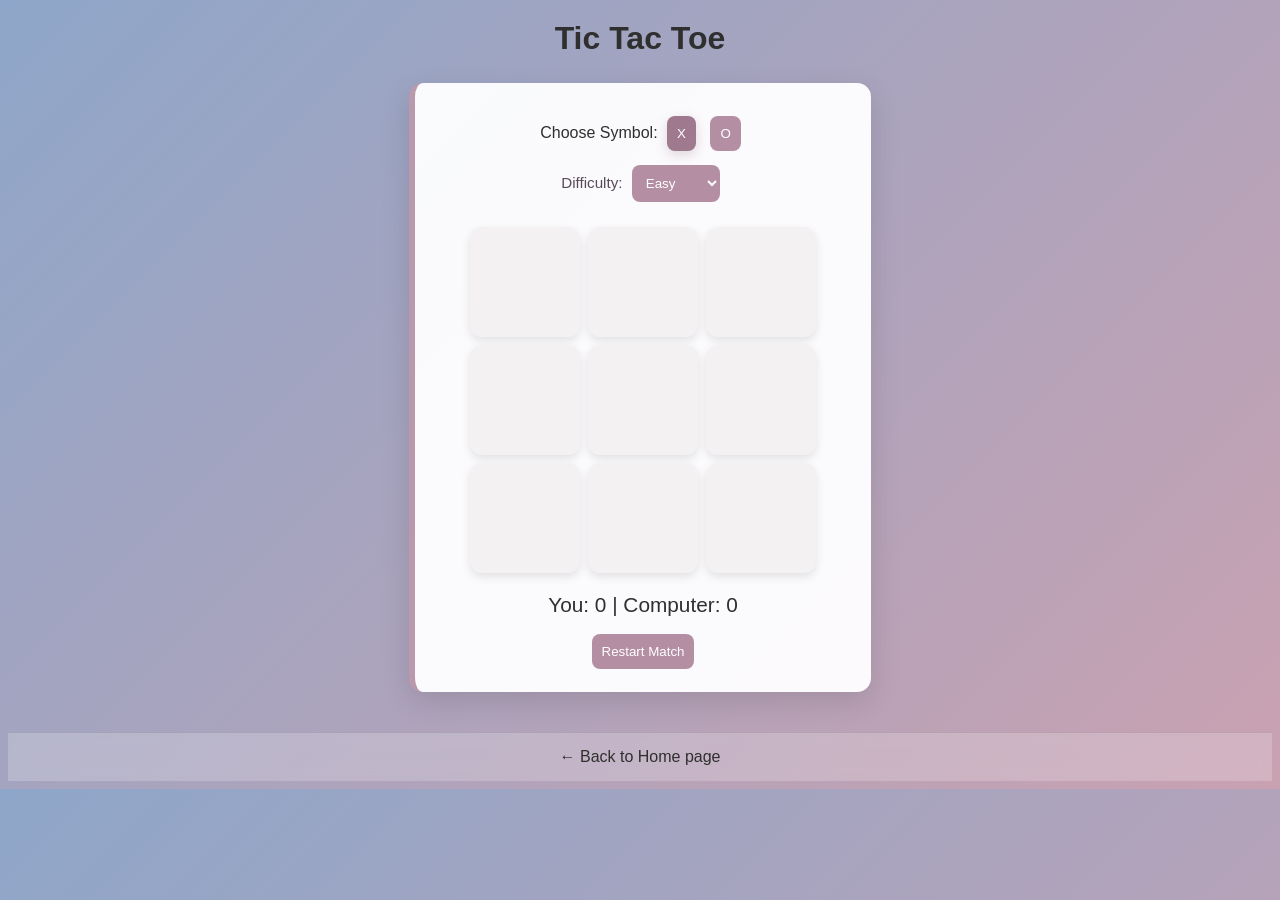
<file: AIapp.html>
<!DOCTYPE html>
<html lang="en">
<head>
<meta charset="UTF-8">
<title>Tic Tac Toe</title>

<style>
body {
  font-family: Arial, sans-serif;
  text-align: center;
  background: linear-gradient(135deg, #8ea6c9, #c9a1b1);
  color: #2f2f2f;
}

h1 {
  margin-top: 20px;
  color: #2f2f2f;
}

#game {
  display: grid;
  grid-template-columns: repeat(3, 110px);
  gap: 8px;
  justify-content: center;
  margin: 20px auto;
}

.cell {
  width: 110px;
  height: 110px;
  font-size: 2.5em;
  background: #f4f1f3;
  border-radius: 12px;
  cursor: pointer;
  display: flex;
  align-items: center;
  justify-content: center;
  color: #444;
  transition: 0.2s;
  box-shadow: 0 4px 10px rgba(0,0,0,0.1);
}

.cell:hover {
  background: #e8e3e7;
  transform: scale(1.04);
}

.controls {
  margin: 10px;
}

button, select {
  padding: 10px;
  margin: 5px;
  border: none;
  border-radius: 8px;
  cursor: pointer;
  background: #b48ea3;
  color: white;
  transition: 0.2s;
}

button:hover, select:hover {
  background: #9f7a8f;
}

#score {
  font-size: 1.3em;
  margin-top: 10px;
  color: #2f2f2f;
}

/* OVERLAY */
#overlay {
  position: fixed;
  top: 0;
  left: 0;
  width: 100%;
  height: 100%;
  background: rgba(40, 40, 50, 0.75);
  display: none;
  align-items: center;
  justify-content: center;
  flex-direction: column;
  font-size: 2em;
  color: #fff;
}

#overlay button {
  margin-top: 20px;
  font-size: 0.5em;
  background: #b48ea3;
}

#overlay button:hover {
  background: #9f7a8f;
}
footer {
  margin-top: 40px;
  padding: 15px;
  background: rgba(255, 255, 255, 0.2);
  backdrop-filter: blur(6px);
  border-top: 1px solid rgba(0,0,0,0.1);
}

footer a {
  text-decoration: none;
  color: #2f2f2f;
  font-weight: 500;
  transition: 0.2s;
}

footer a:hover {
  color: #9f7a8f;
}

#fxCanvas {
  position: fixed;
  left: 0;
  top: 0;
  width: 100%;
  height: 100%;
  pointer-events: none;
  z-index: 9999;
}

/* Game card and enhanced visuals */
.game-card {
  width: 420px;
  margin: 26px auto;
  background: rgba(255,255,255,0.95);
  padding: 18px;
  border-radius: 14px;
  box-shadow: 0 10px 30px rgba(0,0,0,0.12);
  border-left: 6px solid rgba(180,142,163,0.9);
}

.subtle {
  color: #5a4a5a;
  font-size: 0.95em;
  margin-top: -6px;
  margin-bottom: 12px;
}

.player-btn.active {
  background: #9f7a8f;
  box-shadow: 0 4px 12px rgba(159,122,143,0.28);
}

.cell.x { color: #5a3b5f; }
.cell.o { color: #2f6f74; }

.cell.placed { transform: scale(0.96); opacity: 0; animation: pop 160ms ease forwards; }
@keyframes pop { to { transform: scale(1); opacity: 1; } }

.cell.win { box-shadow: 0 6px 22px rgba(121,85,140,0.28); transform: translateY(-4px); }

</style>
</head>

<body>

<h1>Tic Tac Toe</h1>

<div class="game-card">
  <div class="controls">
    <label>Choose Symbol:</label>
    <button class="player-btn" onclick="setPlayer('X')">X</button>
    <button class="player-btn" onclick="setPlayer('O')">O</button>
  </div>

  <div class="controls subtle">
    <label>Difficulty:</label>
    <select id="difficulty">
      <option value="easy">Easy</option>
      <option value="medium">Medium</option>
      <option value="hard">Hard</option>
    </select>
  </div>

  <div id="game"></div>
  <div id="score"></div>

  <div style="margin-top:12px;">
    <button onclick="restartGame()">Restart Match</button>
  </div>

  <!-- WIN OVERLAY -->
  <div id="overlay">
    <div id="resultText"></div>
    <button onclick="nextRound()">Next Round</button>
  </div>

</div>

  <canvas id="fxCanvas"></canvas>

<script>
let board = Array(9).fill("");
let player = "X";
let computer = "O";
let gameOver = false;

let playerScore = 0;
let computerScore = 0;

const gameDiv = document.getElementById("game");
const scoreDiv = document.getElementById("score");
const overlay = document.getElementById("overlay");
const resultText = document.getElementById("resultText");

function setPlayer(symbol) {
  player = symbol;
  computer = symbol === "X" ? "O" : "X";
  // mark active player button
  document.querySelectorAll('.player-btn').forEach(b => b.classList.toggle('active', b.innerText === symbol));
  restartBoard();
}

function drawBoard() {
  gameDiv.innerHTML = "";
  board.forEach((cell, i) => {
    const div = document.createElement("div");
    div.className = "cell";
    if (cell) {
      div.classList.add(cell.toLowerCase());
      div.classList.add('placed');
    }
    div.innerText = cell;
    div.onclick = () => playerMove(i);
    gameDiv.appendChild(div);
  });
}

function playerMove(i) {
  if (board[i] || gameOver) return;

  board[i] = player;
  drawBoard();

  if (checkWinner(player)) {
    playerScore++;
    endRound("You Win 🎉");
    return;
  }

  if (board.every(c => c)) {
    endRound("It's a Tie 🤝");
    return;
  }

  setTimeout(computerMove, 400);
}

function computerMove() {
  let move;
  const level = document.getElementById("difficulty").value;

  if (level === "easy") {
    move = randomMove();
  } else if (level === "medium") {
    move = Math.random() < 0.5 ? bestMove() : randomMove();
  } else {
    move = bestMove();
  }

  board[move] = computer;
  drawBoard();

  if (checkWinner(computer)) {
    computerScore++;
    endRound("You Lost 😢");
    return;
  }

  if (board.every(c => c)) {
    endRound("It's a Tie 🤝");
  }
}

function winningCombo(p) {
  const wins = [
    [0,1,2],[3,4,5],[6,7,8],
    [0,3,6],[1,4,7],[2,5,8],
    [0,4,8],[2,4,6]
  ];
  for (const combo of wins) {
    if (combo.every(i => board[i] === p)) return combo;
  }
  return null;
}

function highlightCombo(combo) {
  if (!combo) return;
  const cells = document.querySelectorAll('#game .cell');
  combo.forEach(i => {
    if (cells[i]) cells[i].classList.add('win');
  });
}

// --- Visual effects: confetti (win) and rain (loss) ---
const fxCanvas = document.getElementById('fxCanvas');
const fxCtx = fxCanvas && fxCanvas.getContext ? fxCanvas.getContext('2d') : null;
function resizeFX(){ if(!fxCanvas) return; fxCanvas.width = window.innerWidth; fxCanvas.height = window.innerHeight; }
window.addEventListener('resize', resizeFX);
resizeFX();
let fxAnim = null, fxParticles = [];
function stopFX(){ fxParticles = []; if(fxAnim){ cancelAnimationFrame(fxAnim); fxAnim = null; if(fxCtx) fxCtx.clearRect(0,0,fxCanvas.width, fxCanvas.height); } }

function launchConfetti(duration = 2600){ if(!fxCtx) return; stopFX(); const w = fxCanvas.width, h = fxCanvas.height; const colors = ['#e67e22','#f1c40f','#e74c3c','#2ecc71','#3498db','#9b59b6']; fxParticles = [];
  for(let i=0;i<90;i++){ fxParticles.push({x: Math.random()*w, y: -20 - Math.random()*h*0.2, vx: (Math.random()-0.5)*6, vy: 2+Math.random()*3, size: 6+Math.random()*10, color: colors[Math.floor(Math.random()*colors.length)], rot: Math.random()*360, vr: (Math.random()-0.5)*8}); }
  const start = Date.now(); function loop(){ fxCtx.clearRect(0,0,w,h); for(const p of fxParticles){ p.x += p.vx; p.y += p.vy; p.vy += 0.06; p.rot += p.vr; fxCtx.save(); fxCtx.translate(p.x,p.y); fxCtx.rotate(p.rot*Math.PI/180); fxCtx.fillStyle = p.color; fxCtx.fillRect(-p.size/2, -p.size/2, p.size, p.size*0.6); fxCtx.restore(); }
    fxParticles = fxParticles.filter(p=>p.y < h+50);
    if(Date.now()-start < duration || fxParticles.length) fxAnim = requestAnimationFrame(loop); else stopFX(); }
  loop();
}

function launchSadFaces(duration = 2600){
  if(!fxCtx) return; stopFX();
  const w = fxCanvas.width, h = fxCanvas.height;
  fxParticles = [];
  const emojis = ['😢','☹️'];
  for(let i=0;i<160;i++){
    fxParticles.push({
      x: Math.random()*w,
      y: -Math.random()*h,
      vx: -0.6 + Math.random()*1.2,
      vy: 2 + Math.random()*4,
      size: 22 + Math.random()*28,
      emoji: emojis[Math.floor(Math.random()*emojis.length)],
      wobble: Math.random()*0.06
    });
  }
  const start = Date.now();
  function loop(){
    fxCtx.clearRect(0,0,w,h);
    for(const p of fxParticles){
      p.x += p.vx;
      p.y += p.vy;
      p.vx += Math.sin(p.y * 0.01) * p.wobble;
      fxCtx.font = `${p.size}px serif`;
      fxCtx.textAlign = 'center';
      fxCtx.fillText(p.emoji, p.x, p.y);
    }
    fxParticles = fxParticles.filter(p => p.y < h + 80);
    if(Date.now() - start < duration || fxParticles.length) fxAnim = requestAnimationFrame(loop);
    else stopFX();
  }
  loop();
}

function randomMove() {
  let empty = board.map((v,i) => v === "" ? i : null).filter(v => v !== null);
  return empty[Math.floor(Math.random() * empty.length)];
}

function bestMove() {
  let bestScore = -Infinity;
  let move;

  for (let i = 0; i < 9; i++) {
    if (board[i] === "") {
      board[i] = computer;
      let score = minimax(board, 0, false);
      board[i] = "";
      if (score > bestScore) {
        bestScore = score;
        move = i;
      }
    }
  }
  return move;
}

function minimax(board, depth, isMaximizing) {
  if (checkWinner(computer)) return 10 - depth;
  if (checkWinner(player)) return depth - 10;
  if (board.every(c => c)) return 0;

  if (isMaximizing) {
    let best = -Infinity;
    for (let i = 0; i < 9; i++) {
      if (board[i] === "") {
        board[i] = computer;
        best = Math.max(best, minimax(board, depth + 1, false));
        board[i] = "";
      }
    }
    return best;
  } else {
    let best = Infinity;
    for (let i = 0; i < 9; i++) {
      if (board[i] === "") {
        board[i] = player;
        best = Math.min(best, minimax(board, depth + 1, true));
        board[i] = "";
      }
    }
    return best;
  }
}

function checkWinner(p) {
  const wins = [
    [0,1,2],[3,4,5],[6,7,8],
    [0,3,6],[1,4,7],[2,5,8],
    [0,4,8],[2,4,6]
  ];
  return wins.some(combo => combo.every(i => board[i] === p));
}

function endRound(message) {
  gameOver = true;
  resultText.innerText = message;
  updateScore();
  // highlight winning cells if present
  const pCombo = winningCombo(player);
  const cCombo = winningCombo(computer);
  highlightCombo(pCombo || cCombo);
  if (pCombo) launchConfetti();
  else if (cCombo) launchSadFaces();
  overlay.style.display = "flex";

  if (playerScore === 5 || computerScore === 5) {
    resultText.innerText = playerScore === 5 ? "🏆 You Won the Match!" : "💀 Computer Won the Match!";
  }
}

function nextRound() {
  overlay.style.display = "none";

  if (playerScore === 5 || computerScore === 5) {
    restartGame();
  } else {
    restartBoard();
  }
}

function updateScore() {
  scoreDiv.innerText = `You: ${playerScore} | Computer: ${computerScore}`;
}

function restartBoard() {
  board = Array(9).fill("");
  gameOver = false;
  drawBoard();
}

function restartGame() {
  playerScore = 0;
  computerScore = 0;
  updateScore();
  restartBoard();
  overlay.style.display = "none";
}

drawBoard();
updateScore();
// ensure correct active player button on load
document.querySelectorAll('.player-btn').forEach(b => b.classList.toggle('active', b.innerText === player));
</script>

<footer>
  <a href="index.html">← Back to Home page</a>
</footer>

</body>
</html>
</file>
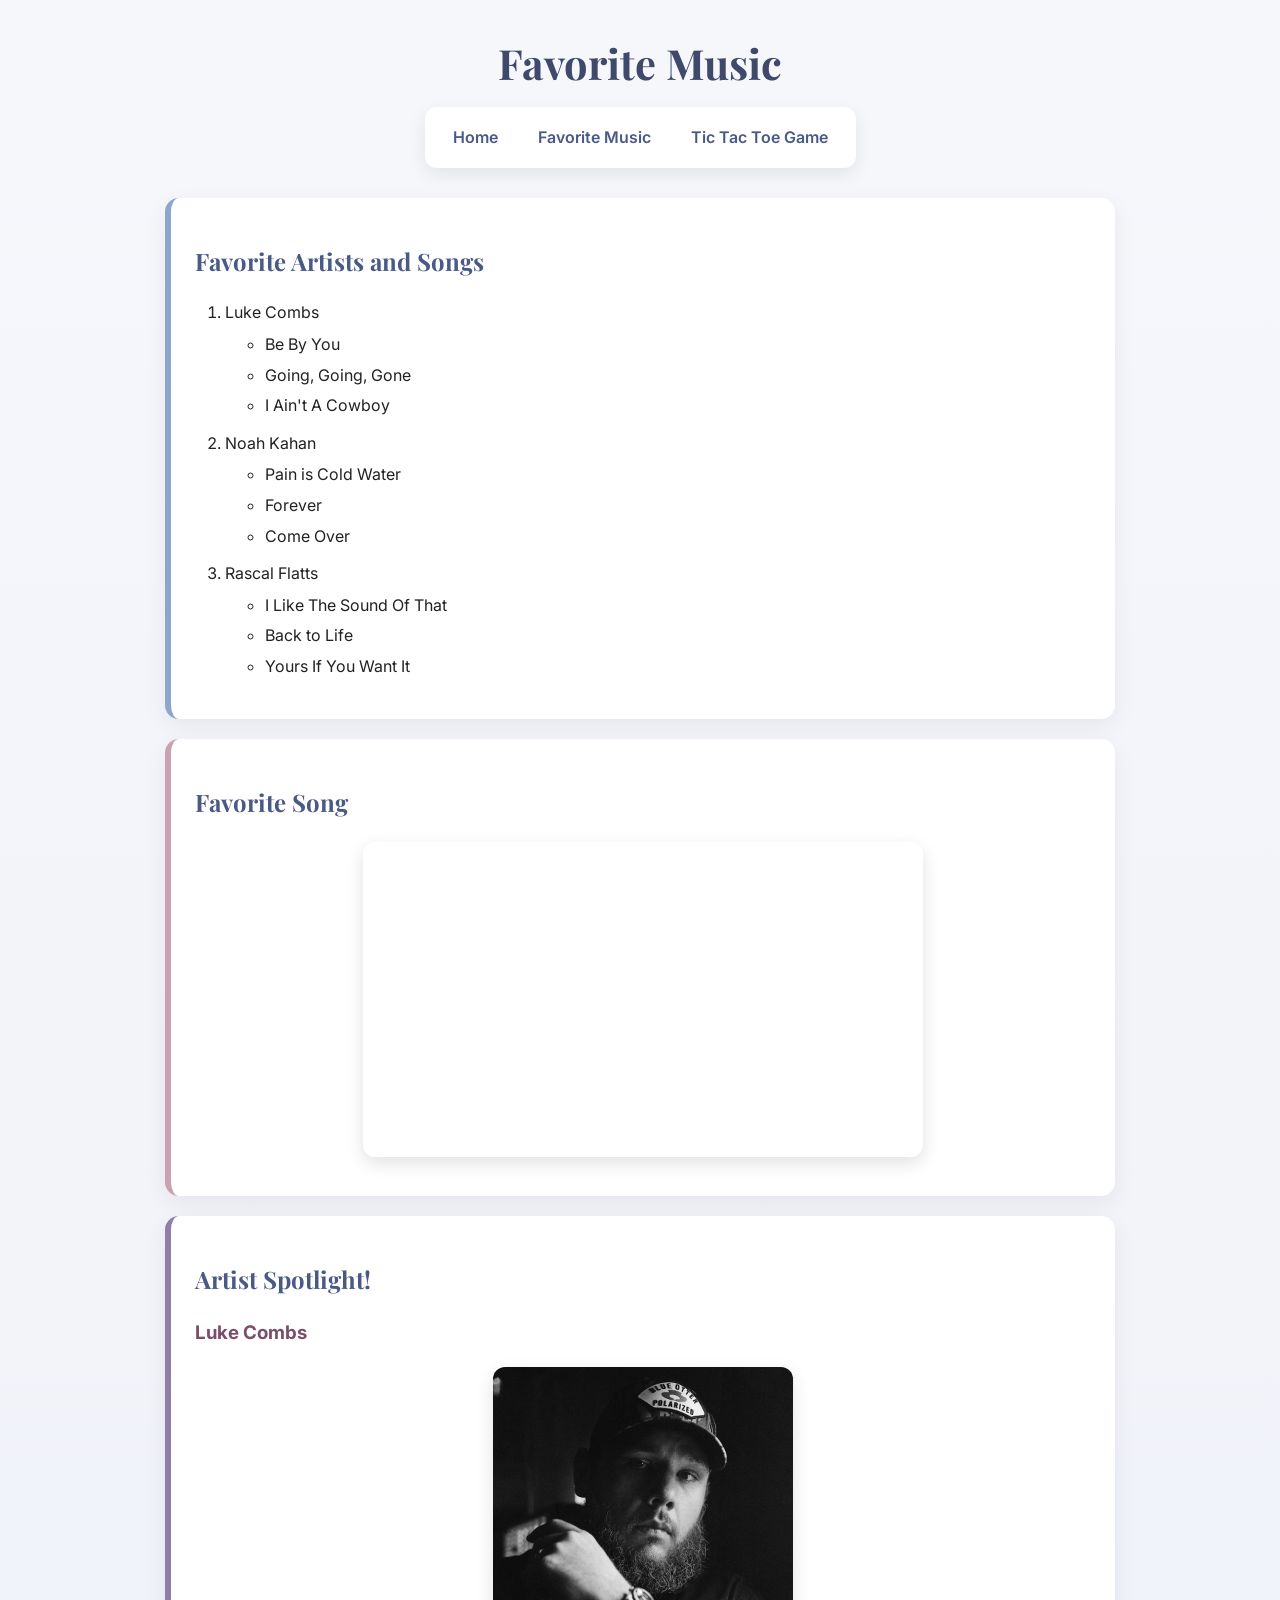
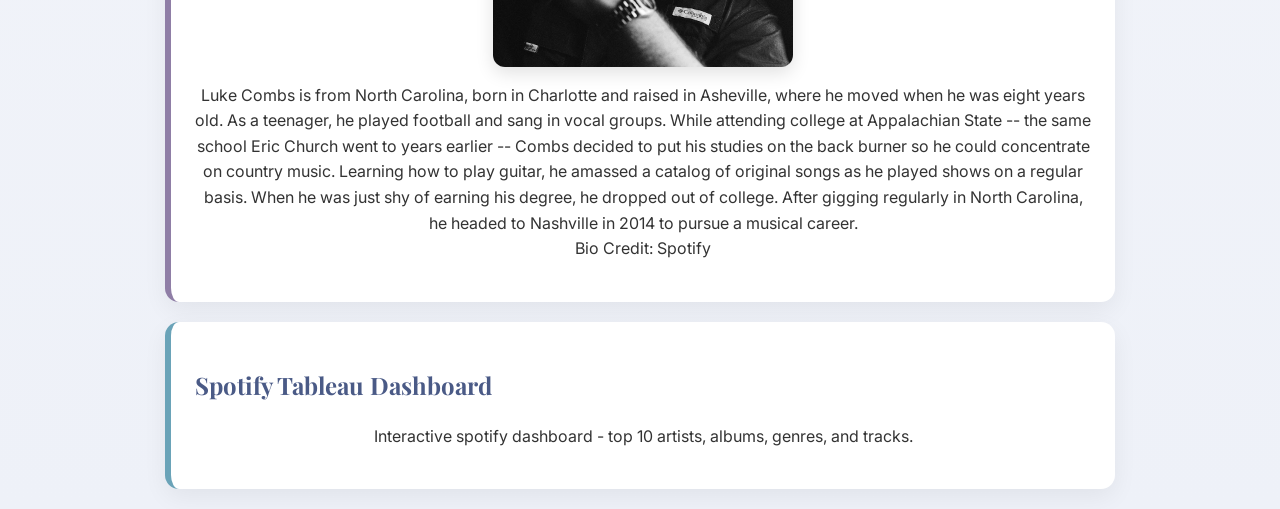
<file: fromScratch.html>
<!DOCTYPE html>
<html lang="en">
<head>
    <meta charset="UTF-8">
    <meta name="viewport" content="width=device-width, initial-scale=1.0">
    <title>Favorite Music</title>
    <link rel="stylesheet" href="css/fromScratch.css">

    <!-- Fonts -->
    <link rel="preconnect" href="https://fonts.googleapis.com">
    <link rel="preconnect" href="https://fonts.gstatic.com" crossorigin>
    <link href="https://fonts.googleapis.com/css2?family=Inter:wght@300;400;600&family=Playfair+Display:wght@500;600&display=swap" rel="stylesheet">
</head>

<body>

    <h1>Favorite Music</h1>

    <!-- NAV BAR -->
    <div class="nav-bar">
        <a href="index.html">Home</a>
        <a href="fromScratch.html">Favorite Music</a>
        <a href="AIapp.html">Tic Tac Toe Game</a>
    </div>

    <!-- FAVORITE ARTISTS -->
    <div class="artists">
        <h2>Favorite Artists and Songs</h2>

        <ol>
            <li>Luke Combs
                <ul>
                    <li>Be By You</li>
                    <li>Going, Going, Gone</li>
                    <li>I Ain't A Cowboy</li>
                </ul>
            </li>

            <li>Noah Kahan
                <ul>
                    <li>Pain is Cold Water</li>
                    <li>Forever</li>
                    <li>Come Over</li>
                </ul>
            </li>

            <li>Rascal Flatts
                <ul>
                    <li>I Like The Sound Of That</li>
                    <li>Back to Life</li>
                    <li>Yours If You Want It</li>
                </ul>
            </li>
        </ol>
    </div>

    <!-- FAVORITE SONG -->
    <div class="song">
        <h2>Favorite Song</h2>

        <iframe width="560" height="315"
            src="https://www.youtube.com/embed/mj4efhy6n0o"
            title="YouTube video player"
            frameborder="0"
            allow="accelerometer; autoplay; clipboard-write; encrypted-media; gyroscope; picture-in-picture; web-share"
            allowfullscreen>
        </iframe>
    </div>

    <!-- ARTIST SPOTLIGHT -->
    <div class="spotlight">
        <h2>Artist Spotlight!</h2>
        <h3>Luke Combs</h3>

        <img src="assets/img/luke_combs.jpg" width="300">

        <p>
            Luke Combs is from North Carolina, born in Charlotte and raised in Asheville, where he moved when he was eight years old. As a teenager, he played football and sang in vocal groups. While attending college at Appalachian State -- the same school Eric Church went to years earlier -- Combs decided to put his studies on the back burner so he could concentrate on country music. Learning how to play guitar, he amassed a catalog of original songs as he played shows on a regular basis. When he was just shy of earning his degree, he dropped out of college. After gigging regularly in North Carolina, he headed to Nashville in 2014 to pursue a musical career.
            <br>
            Bio Credit: Spotify
        </p>
    </div>

    <!-- SPOTIFY TABLEAU DASHBOARD -->
    <div class="tableau">
        <h2>Spotify Tableau Dashboard</h2>
        <p>Interactive spotify dashboard - top 10 artists, albums, genres, and tracks.</p>

        <div class='tableauPlaceholder' id='viz1776473236681' style='position: relative'><noscript><a href='#'><img alt='Overview ' src='https://public.tableau.com/static/images/Wh/WhatisPlayingonSpotify/Overview/1_rss.png' style='border: none' /></a></noscript><object class='tableauViz'  style='display:none;'><param name='host_url' value='https%3A%2F%2Fpublic.tableau.com%2F' /> <param name='embed_code_version' value='3' /> <param name='site_root' value='' /><param name='name' value='WhatisPlayingonSpotify/Overview' /><param name='tabs' value='no' /><param name='toolbar' value='yes' /><param name='static_image' value='https://public.tableau.com/static/images/Wh/WhatisPlayingonSpotify/Overview/1.png' /> <param name='animate_transition' value='yes' /><param name='display_static_image' value='yes' /><param name='display_spinner' value='yes' /><param name='display_overlay' value='yes' /><param name='display_count' value='yes' /><param name='language' value='en-US' /></object></div>
                <script type='text/javascript'>
                    var divElement = document.getElementById('viz1776473236681');
                    var vizElement = divElement.getElementsByTagName('object')[0];
                    if ( divElement.offsetWidth > 800 ) { vizElement.style.width='1300px';vizElement.style.height='977px';} else if ( divElement.offsetWidth > 500 ) { vizElement.style.width='1300px';vizElement.style.height='977px';} else { vizElement.style.width='100%';vizElement.style.height='2477px';}                     var scriptElement = document.createElement('script');
                    scriptElement.src = 'https://public.tableau.com/javascripts/api/viz_v1.js';
                    vizElement.parentNode.insertBefore(scriptElement, vizElement);
                </script>

</body>
</html>
</file>
<file: css/fromScratch.css>
body {
    margin: 0;
    font-family: "Inter", sans-serif;
    background: linear-gradient(180deg, #f6f7fb 0%, #eef1f8 100%);
    color: #222;
    line-height: 1.6;
}

/* Title */
h1 {
    font-family: "Playfair Display", serif;
    text-align: center;
    margin: 30px 0 10px;
    font-size: 2.6rem;
    color: #3f4a6b;
}

/* NAV BAR */
.nav-bar {
    display: flex;
    justify-content: center;
    gap: 20px;
    margin: 10px auto 30px;
    padding: 12px 18px;
    width: fit-content;
    background: white;
    border-radius: 12px;
    box-shadow: 0 6px 18px rgba(0,0,0,0.08);
}

.nav-bar a {
    text-decoration: none;
    font-weight: 600;
    color: #4a5a86;
    padding: 6px 10px;
    border-radius: 8px;
    transition: 0.2s;
}

.nav-bar a:hover {
    background: #8ea6c9;
    color: white;
}

/* SHARED CARD STYLE */
.artists,
.song,
.spotlight {
    background: white;
    width: 70%;
    margin: 20px auto;
    padding: 24px;
    border-radius: 14px;
    box-shadow: 0 8px 25px rgba(0,0,0,0.06);
}

/* Individual accents */
.artists {
    border-left: 6px solid #8ea6c9;
}

.song {
    border-left: 6px solid #c9a1b1;
}

.spotlight {
    border-left: 6px solid #8f7ea6;
}

/* Headings */
h2 {
    font-family: "Playfair Display", serif;
    color: #4a5a86;
}

h3 {
    color: #7a4f6a;
}

/* Lists */
ol {
    text-align: left;
    padding-left: 30px;
}

ul {
    margin-top: 6px;
    margin-bottom: 12px;
}

li {
    margin: 5px 0;
}

/* Media */
img,
iframe {
    display: block;
    margin: 15px auto;
    border-radius: 12px;
    max-width: 100%;
    box-shadow: 0 6px 18px rgba(0,0,0,0.12);
}

/* Paragraph */
p {
    text-align: center;
    color: #333;
}

/* TABLEAU DASHBOARD CARD */
.tableau {
    background: white;
    width: 70%;
    margin: 20px auto;
    padding: 24px;
    border-radius: 14px;
    box-shadow: 0 8px 25px rgba(0,0,0,0.06);
    border-left: 6px solid #6aa3b8;
}
</file>
